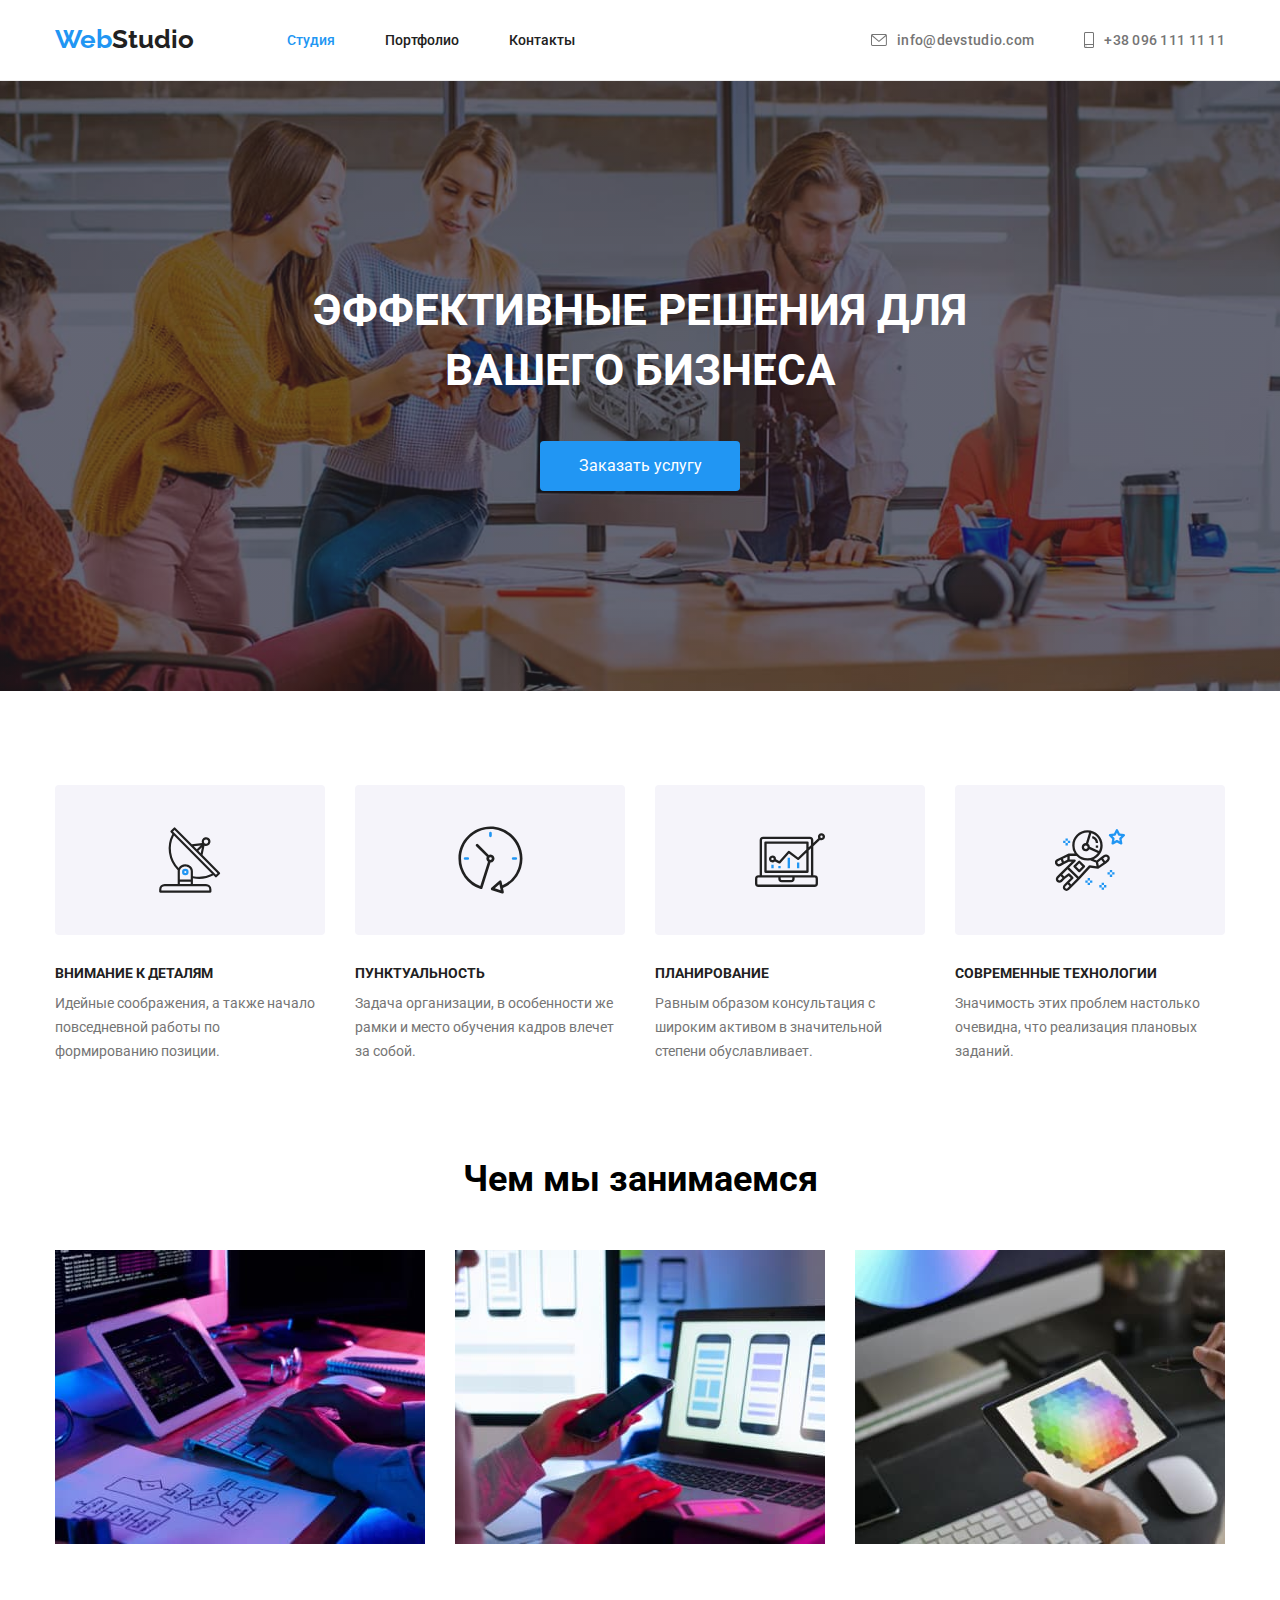
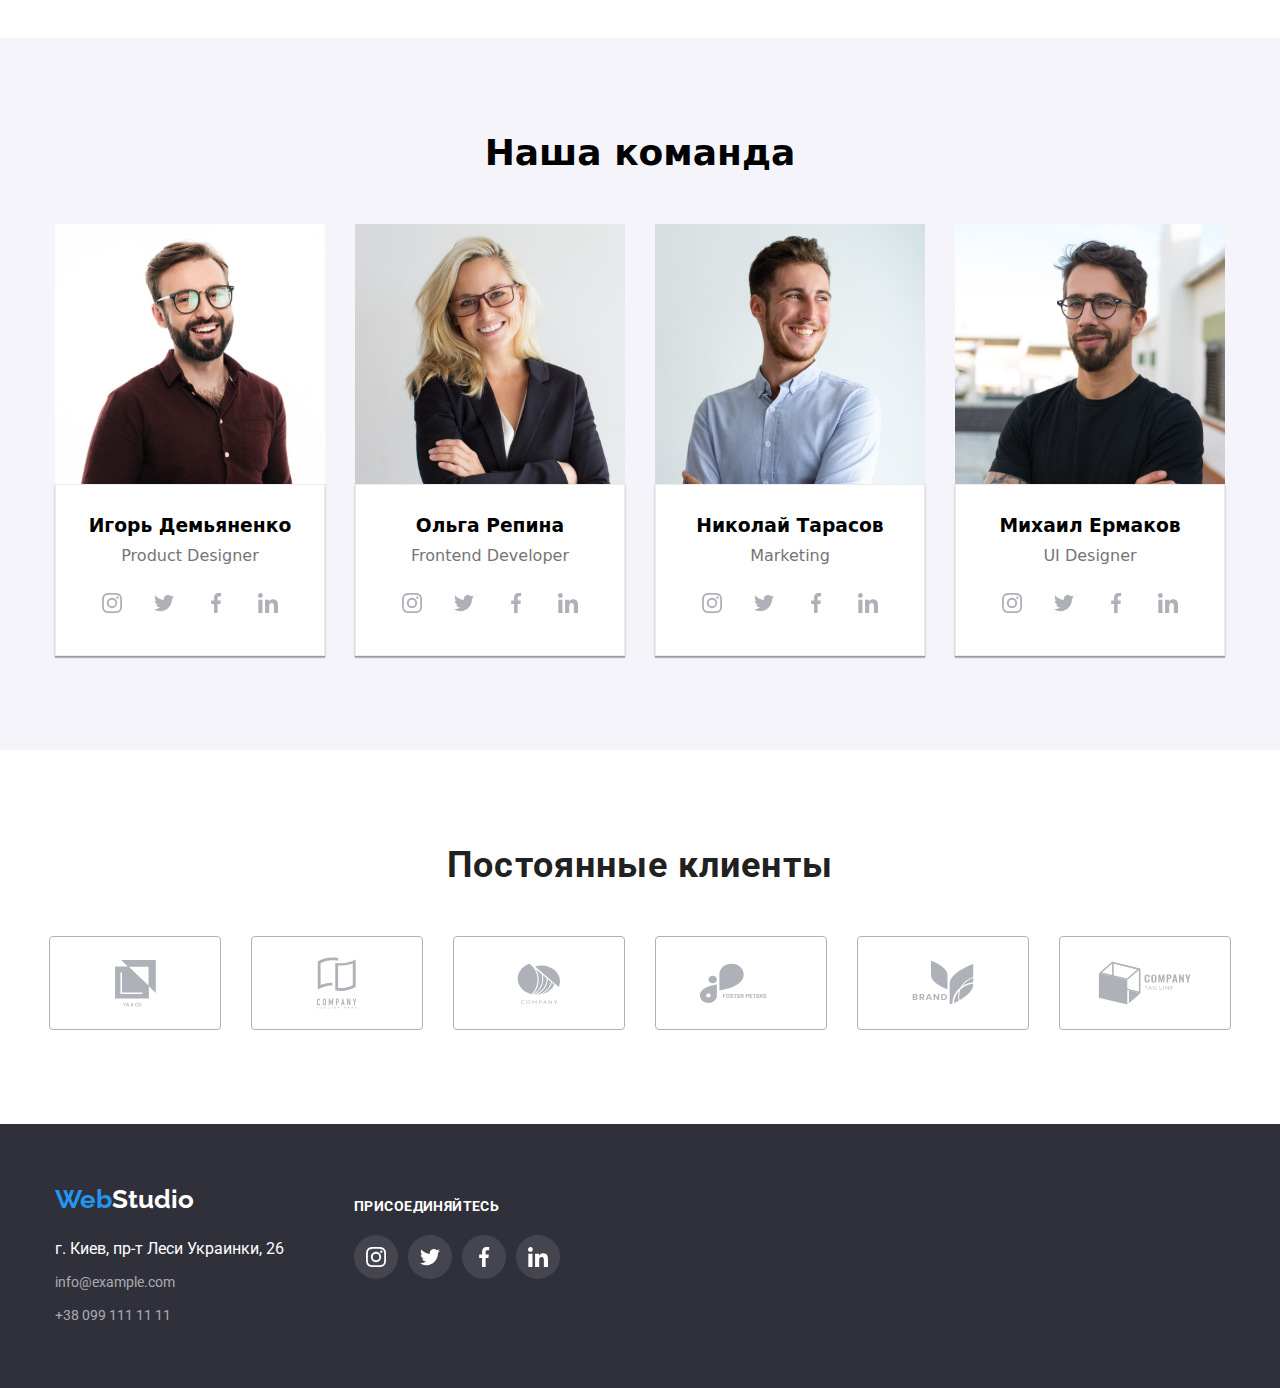
<file: index.html>
<!DOCTYPE html>
<html lang="ru">
  <head>
    <meta charset="UTF-8">
    <meta http-equiv="X-UA-Compatible" content="IE=edge">
    <title> Web studio </title>

    <link rel="stylesheet" href="https://cdnjs.cloudflare.com/ajax/libs/modern-normalize/1.0.0/modern-normalize.min.css">
    <link rel="preconnect" href="https://fonts.gstatic.com">
    <link href="https://fonts.googleapis.com/css2?family=Raleway:wght@700&family=Roboto:wght@400;500;700;900&display=swap" rel="stylesheet">
    <link rel="stylesheet" href="./css/styles.css">

  </head>
  <body >
    
    <header  class="header" >
      <div class="container" > 
        <!--navigation list-->
    <nav class="navList"> 
      <a href="" class="logoText"> <span class="logo">Web</span>Studio </a>
      <ul > 
      <li class="buttonPersonal"> <a href="./index.html"class="link" > Студия </a></li>
      <li>
      <a href="./portfolio.html"  > Портфолио </a>
      </li>
      <li> 
       <a href=""> Контакты </a>
      </li>
      </ul>
    </nav >


  <div class="navContacts">
    <ul  >
      <li class="mail"> 
        <a href="info@devstudio.com" class="mailBox"> 
          <svg class="mailIcon" width='16' height='12'>
            <use href="./images/icons/sprite.svg#icon-envelope" >
            </use>
          </svg>
          info@devstudio.com </a>
      </li>
      <li class="phone"> 
        <a href="tel:+380961111111" class="phoneBox"> 
          <svg class="phoneIcon" width='10' height='16' > 
            <use href="./images/icons/sprite.svg#icon-smartphone"></use>
          </svg>
          +38 096 111 11 11 </a>
      </li> 
    </ul>
  </div>

</div>
  </header>
   <main>

  <!--main content-->
  <section class="mainBox">
    <div class="container" > 
    <h1>Эффективные решения для вашего бизнеса </h1>
    <button type="button" class="buttonPersonal" > Заказать услугу </button>
    </div>
  </section>

  <!--serice list-->
  <section class="mainServices"> 
    <div  class="container" > 
  <ul class="section" calss="mainServicesItem">
    <li >
      <div class="technologies" > 
        <a class="techIcons"> 
      <svg  width='65.32' heigh='70' >
        <use href="./images/icons/sprite.svg#icon-antenna"> </use>
      </svg>
      </a>
    </div >
      <h3> Внимание к деталям </h3>
      <p> Идейные соображения, а также начало повседневной работы по формированию позиции.</p>
    </li>
    <li > 
      <div class="technologies">
        <a class="techIcons">
      <svg width='66.96' heigh='70'  >
        <use href="./images/icons/sprite.svg#icon-clock"> </use>
      </svg>
      </a>
      </div>
      
      <h3> Пунктуальность </h3> 
      <p> Задача организации, в особенности же рамки и место обучения кадров влечет за собой.</p>
    </li>
    <li > 
      <div class="technologies">
      <a class="techIcons">
      <svg width='70' heigh='53.69' >
        <use href="./images/icons/sprite.svg#icon-diagram"> </use>
      </svg>
      </a>
      </div> 
      <h3> Планирование </h3> 
      <p> Равным образом консультация с широким активом в значительной степени обуславливает.</p>
    </li>
   
    <li > 
      <div class="technologies">
        <a class="techIcons">
      <svg width='70' heigh='70'  >
        <use href="./images/icons/sprite.svg#icon-astronaut"> </use>
      </svg>
      </a>
      </div>
      <h3>Современные технологии </h3>
      <p> Значимость этих проблем настолько очевидна, что реализация плановых заданий.</p>
     </li>

   </ul> 
     
  </div>
</section >
<!--What we are doing-->
<section  class="serviceStyle" >
  <div class="container"> 

<h2> Чем мы занимаемся</h2> 
  <ul class="section" >
    <li> <img src="./images/photo(1).jpg" alt="logo" width="370"></li>
    <li> <img src="./images/photo(2).jpg" alt="logo" width="370"></li>
    <li> <img src="./images/photo(3).jpg" alt="logo" width="370"></li>
  </ul>
   
  </div>
 </section>
<!--Our team-->
 <section  class="teamStyle" >
   <div  class="container" > 
  
  <h2> Наша команда</h2>
  <ul >
    
    <li class="ourTeam">
    <img src="./images/photo(4).jpg" alt="logo" width="270"> 
   <div class="nameStyle"> <h3>Игорь Демьяненко</h3>
    <p> Product Designer</p>
    <ul class="iconsList">
      <li>
        <a class="socialLink" >
          <svg class="icon" width='20px' height='20px'>
          <use href="./images/icons/sprite.svg#icon-instagram"> 
          </use>
          </svg>
        </a>
      </li>
      <li>
        <a class="socialLink" >
          <svg class="icon" width='20px' height='20px'>
          <use href="./images/icons/sprite.svg#icon-twitter"> 
          </use>
          </svg>
        </a>
      </li>
      <li>
        <a class="socialLink" >
          <svg class="icon" width='20px' height='20px'>
          <use href="./images/icons/sprite.svg#icon-facebook"> 
          </use>
          </svg>
        </a>
      </li>
      <li>
        <a class="socialLink" >
          <svg class="icon" width='20px' height='20px'>
          <use href="./images/icons/sprite.svg#icon-linkedin"> 
          </use>
          </svg>
        </a>
      </li>
    </ul>
  
   </div>
   </li>
    <li class="ourTeam">
      <img src="./images/photo(5).jpg" alt="logo" width="270">
      <div class="nameStyle"> 
      <h3>Ольга Репина</h3>
     <p> Frontend Developer</p>
     <ul class="iconsList">
      <li>
        <a class="socialLink" >
          <svg class="icon" width='20px' height='20px'>
          <use href="./images/icons/sprite.svg#icon-instagram"> 
          </use>
          </svg>
        </a>
      </li>
      <li>
        <a class="socialLink" >
          <svg class="icon" width='20px' height='20px'>
          <use href="./images/icons/sprite.svg#icon-twitter"> 
          </use>
          </svg>
        </a>
      </li>
      <li>
        <a class="socialLink" >
          <svg class="icon" width='20px' height='20px'>
          <use href="./images/icons/sprite.svg#icon-facebook"> 
          </use>
          </svg>
        </a>
      </li>
      <li>
        <a class="socialLink" >
          <svg class="icon" width='20px' height='20px'>
          <use href="./images/icons/sprite.svg#icon-linkedin"> 
          </use>
          </svg>
        </a>
      </li>
    </ul>
    </div>
   </li>
    <li class="ourTeam">
      <img src="./images/photo(6).jpg" alt="logo" width="270">
      <div class="nameStyle">
      <h3>Николай Тарасов</h3>
      <p> Marketing</p>
      <ul class="iconsList">
        <li>
          <a class="socialLink" >
            <svg class="icon" width='20px' height='20px'>
            <use href="./images/icons/sprite.svg#icon-instagram"> 
            </use>
            </svg>
          </a>
        </li>
        <li>
          <a class="socialLink" >
            <svg class="icon" width='20px' height='20px'>
            <use href="./images/icons/sprite.svg#icon-twitter"> 
            </use>
            </svg>
          </a>
        </li>
        <li>
          <ba class="socialLink" >
            <svg class="icon" width='20px' height='20px'>
            <use href="./images/icons/sprite.svg#icon-facebook"> 
            </use>
            </svg>
          </a>
        </li>
        <li>
          <a class="socialLink" >
            <svg class="icon" width='20px' height='20px'>
            <use href="./images/icons/sprite.svg#icon-linkedin"> 
            </use>
            </svg>
          </a>
        </li>
      </ul>
     </div>
     </li>
     <li class="ourTeam">
     <img src="./images/photo(7).jpg" alt="logo" width="270">
     <div class="nameStyle"> 
     <h3>Михаил Ермаков</h3>
     <p> UI Designer</p>
    
     <ul class="iconsList">
      <li>
        <a class="socialLink">
          <svg class="icon" width='20px' height='20px'>
          <use href="./images/icons/sprite.svg#icon-instagram"> 
          </use>
          </svg>
        </a>
      </li>
      <li>
        <a class="socialLink" >
          <svg class="icon" width='20px' height='20px'>
          <use href="./images/icons/sprite.svg#icon-twitter"> 
          </use>
          </svg>
        </a>
      </li>
      <li>
        <a class="socialLink" >
          <svg class="icon" width='20px' height='20px'>
          <use href="./images/icons/sprite.svg#icon-facebook"> 
          </use>
          </svg>
        </a>
      </li>
      <li>
        <a class="socialLink" >
          <svg class="icon" width='20px' height='20px'>
          <use href="./images/icons/sprite.svg#icon-linkedin"> 
          </use>
          </svg>
        </a>
      </li>
    </ul>
  
    </div>
     </li>
  </ul>

</div>
 </section>
 <section class="section">
   <div class="clients">
   <h2>Постоянные клиенты</h2>
   <ul class="clientsList">
    <li class=clientLi>
      <a class="clientItem" >
      <svg class="clientIcon" width='41' height='46.7' >
        <use href="./images/icons/sprite.svg#icon-company1" ></use> 
      </svg>
      </a>
    </li>
    <li class=clientLi >
      <a  class="clientItem">
      <svg  class="clientIcon" width='40' height='52'>
        <use href="./images/icons/sprite.svg#icon-company2"></use> 
      </svg>
      </a>
    </li>
    <li class=clientLi>
      <a class="clientItem">
      <svg class="clientIcon"  width='43.46' height='41.18'>
        <use href="./images/icons/sprite.svg#icon-company3"></use> 
      </svg>
      </a>
    </li>
    <li class=clientLi >
      <a class="clientItem" >
      <svg class="clientIcon" width='84.44' height='40.62'>
        <use href="./images/icons/sprite.svg#icon-company4"></use> 
      </svg>
      </a>
    </li>
    <li class=clientLi>
      <a class="clientItem">
      <svg class="clientIcon" width='62.54' height='45.43' >
        <use href="./images/icons/sprite.svg#icon-company5"></use> 
      </svg>
      </a>
    </li>
    <li class=clientLi>
      <a  class="clientItem">
      <svg class="clientIcon" width='93.79' height='43.93'>
        <use href="./images/icons/sprite.svg#icon-company6"></use> 
      </svg>
      </a>
    </li>
   </ul>
   </div>
 </section>
</main>
<!--Footer contacts-->
<footer class="footer"   > 
  <div class="container" >
    <div class="footerContacts"> 
    <a href="" class="logoText"> <span class="logo">Web</span>Studio </a>
    <address class="address"> <p>г. Киев, пр-т Леси Украинки, 26</p></address>
    <ul>
      <li class="contact"><a href="info@example.com" >info@example.com</a></li>
      <li class="contact"><a href="+380991111111" >+38 099 111 11 11 </a> </li>
    </ul>
   </div> 
  
    
    
    <div class="footerSocial">
      <h3 class="footerTitle">присоединяйтесь</h3>

      <ul class="footerIcons"> 
        <li>
       <a class="socialLink">
         <svg class="icon" width='20px' height='20px'>
         <use href="./images/icons/sprite.svg#icon-instagram"> 
         </use>
         </svg>
       </a>
       </li>
    <li>
       <a class="socialLink">
         <svg class="icon" width='20px' height='20px'>
         <use href="./images/icons/sprite.svg#icon-twitter"> 
         </use>
         </svg>
       </a>
    </li>
    <li>
       <a class="socialLink">
         <svg class="icon" width='20px' height='20px'>
         <use href="./images/icons/sprite.svg#icon-facebook"> 
         </use>
         </svg>
       </a>
   </li>
   <li> 
       <a class="socialLink">
         <svg class="icon" width='20px' height='20px'>
         <use href="./images/icons/sprite.svg#icon-linkedin"> 
         </use>
         </svg>
       </a>
     </li>  
      </ul>
     
    </div>
  </div>


 
  
</footer>

</body>
</html>
</file>
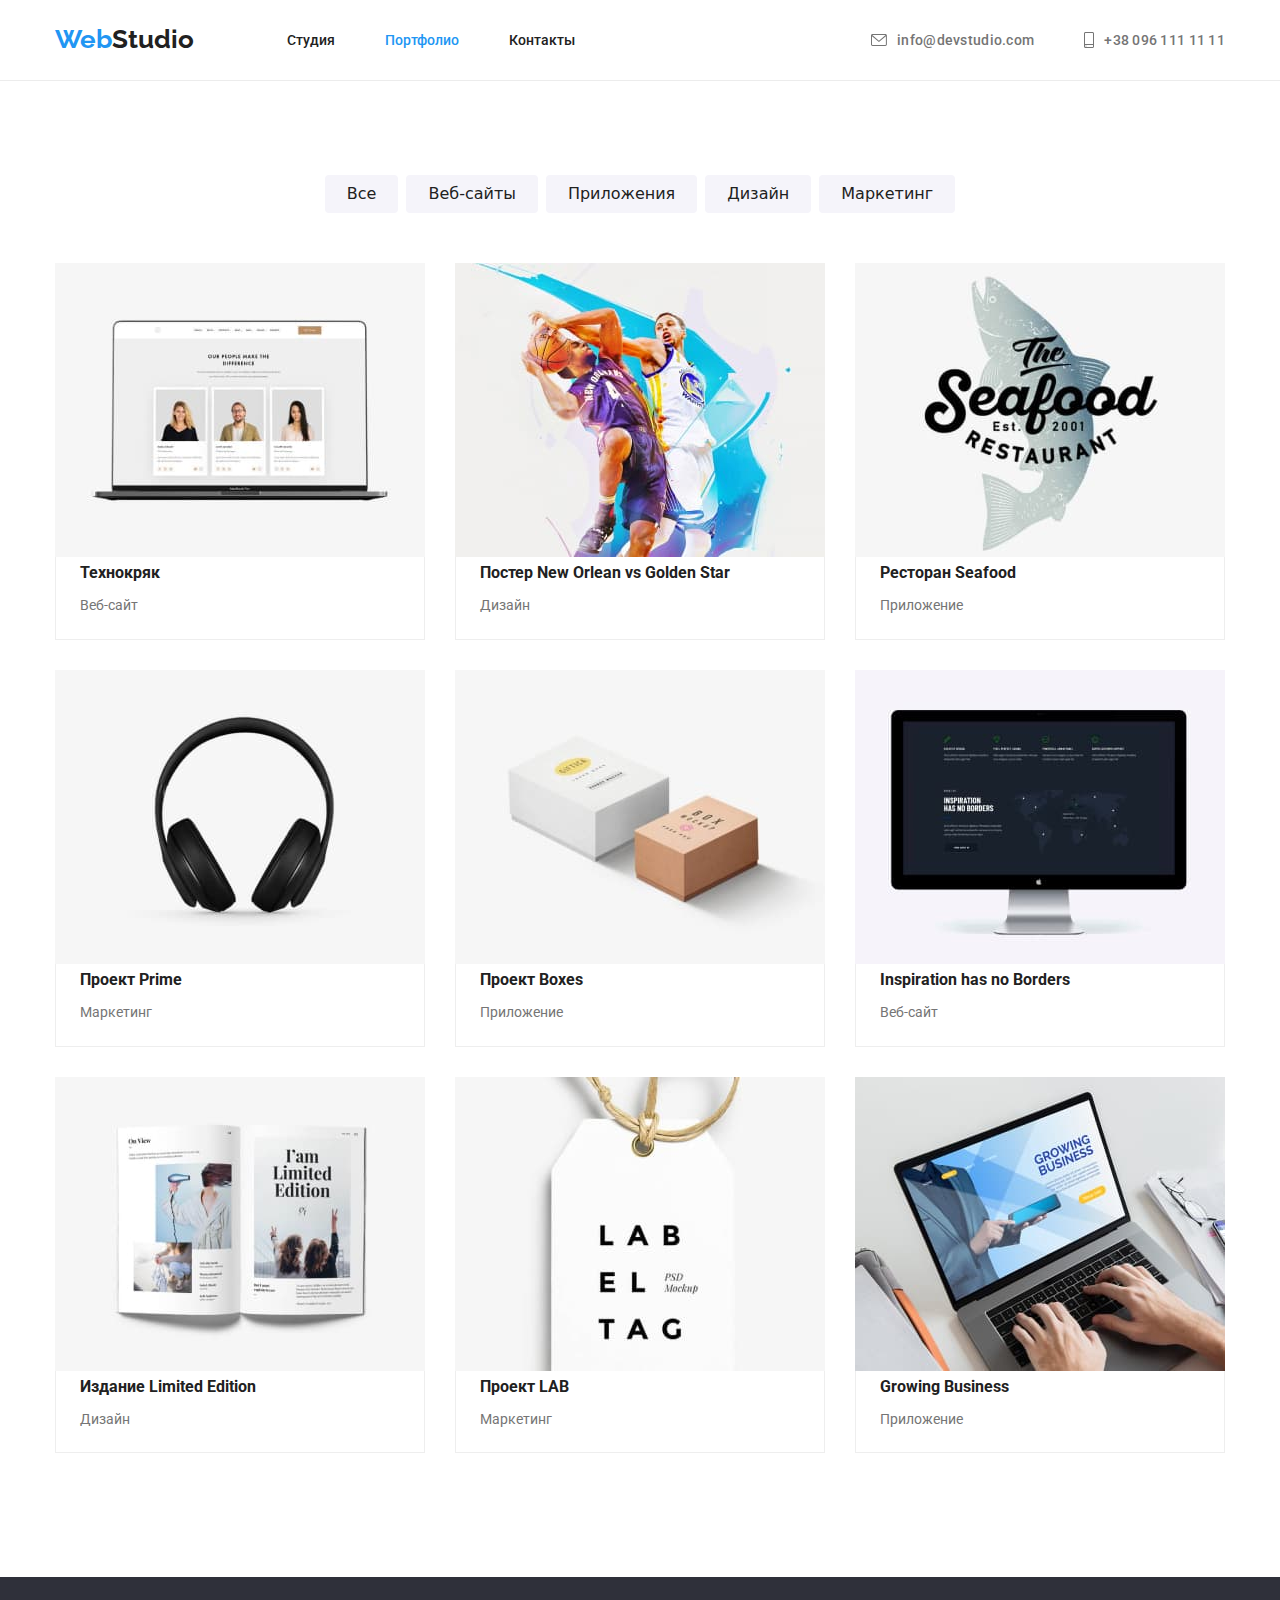
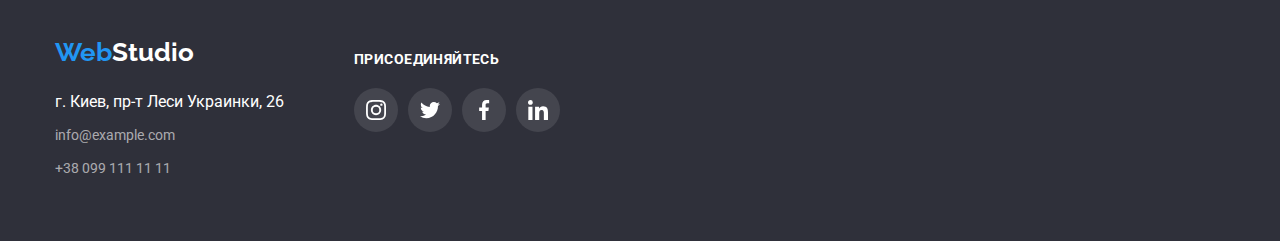
<file: portfolio.html>
<!DOCTYPE html>
<html lang="ru">
  <head>
    <meta charset="UTF-8">
    <meta http-equiv="X-UA-Compatible" content="IE=edge">
    <title> Web studio </title>
    <link rel="stylesheet" href="https://cdnjs.cloudflare.com/ajax/libs/modern-normalize/1.0.0/modern-normalize.min.css">
    <link rel="preconnect" href="https://fonts.gstatic.com">
    <link href="https://fonts.googleapis.com/css2?family=Raleway:wght@700&family=Roboto:wght@400;500;700;900&display=swap" rel="stylesheet">
    
    <link rel="stylesheet" href="./css/styles.css">
  </head>
  <body >
    
    <header class="header"  >
      <div class="container"  >
      
      <!--navigation list-->
  <nav class="navList" > 
    <a href="" class="logoText"> <span class="logo" >Web</span>Studio </a>
  <ul >
     
    <li > <a href="./index.html" > Студия </a></li>
    <li >
      <a href="./portfolio.html" class="link"> Портфолио </a>
    </li>
    <li> 
      <a href=""> Контакты </a>
    </li>
  </ul>
  </nav>

  <ul class="navContacts" >
    <li class="mail"> 
      <a href="info@devstudio.com" > 
        <svg class="mailIcon" width='16' height='12' >
          <use href="./images/icons/sprite.svg#icon-envelope">
          </use>
        </svg>
        info@devstudio.com </a>
    </li>
    <li class="phone"> 
      <a href="tel:+380961111111" class="phone"> 
        <svg class="phoneIcon" width='10' height='16'> 
          <use href="./images/icons/sprite.svg#icon-smartphone"></use>
        </svg>
        +38 096 111 11 11 </a>
    </li> 
  </ul>
  

</div>
  </header>
   <main>
  <!--main content-->

  </section>
  <section class="section"> 
 <div class="container"  >
  <ul  class="button"> 
    <li > 
        <button type="button" class="buttonType" > Все </button>
    </li>
    <li >
        <button type="button" class="buttonType" > Веб-сайты </button> 
    </li>
    <li >
       <button type="button" class="buttonType"> Приложения </button> 
    </li>
    <li >
        <button type="button" class="buttonType"> Дизайн </button>
    </li>
    <li >
        <button type="button" class="buttonType"> Маркетинг </button>
    </li>
</ul>

  <div class="mainPortfolio">
  <ul class="portfolioContainer">
    <li class="photo">
      <img src="./images/img(8).jpg" alt="photo" width="370"> 
      <div class="portfolioBorder">
      <h3> Технокряк </h3>
      <p> Веб-сайт</p>
      </div >
    </li>
      <li class="photo">
      <img src="./images/img(9).jpg" alt="photo" width="370"> 
      <div class="portfolioBorder">
      <h3> Постер New Orlean vs Golden Star </h3>
      <p> Дизайн</p>
      </div>
    </li>
    <li class="photo">
      <img src="./images/img(10).jpg" alt="photo" width="370"> 
      <div class="portfolioBorder">
      <h3> Ресторан Seafood </h3>
      <p> Приложение</p>
      </div>
    </li>  
  
      
     <li class="photo">
      <img src="./images/img(11).jpg" alt="photo" width="370">
      <div class="portfolioBorder">
      <h3> Проект Prime </h3>
      <p> Маркетинг</p>
      </div>
    </li>
    <li class="photo">
      <img src="./images/img(12).jpg" alt="photo" width="370">
      <div class="portfolioBorder">
      <h3> Проект Boxes </h3>
      <p> Приложение</p>
      </div>
    </li>
    <li class="photo">
      <img src=".//images/img(13).jpg" alt="photo" width="370">
      <div class="portfolioBorder"> 
      <h3> Inspiration has no Borders </h3>
      <p> Веб-сайт</p>
      </div>
    </li>  
 
  
    <li class="photo">
      <img src="./images/img(14).jpg" alt="photo" width="370"> 
      <div class="portfolioBorder">
      <h3> Издание Limited Edition </h3>
      <p> Дизайн</p>
      </div>
    </li>
    <li class="photo">
      <img src="./images/img(15).jpg" alt="photo" width="370">
      <div class="portfolioBorder">
      <h3> Проект LAB</h3>
      <p> Маркетинг</p>
      </div>
    </li>
    <li class="photo">
      <img src="./images/img(16).jpg" alt="photo" width="370"> 
      <div class="portfolioBorder">
      <h3> Growing Business </h3>
      <p> Приложение</p>
      </div>
    </li>  
   </ul>
  </div>
 </div>
 </section>
</main>
<footer class="footer"   > 
  <div class="container" >
    <div class="footerContacts"> 
    <a href="" class="logoText"> <span class="logo">Web</span>Studio </a>
    <address class="address"> <p>г. Киев, пр-т Леси Украинки, 26</p></address>
    <ul>
      <li class="contact"><a href="info@example.com" >info@example.com</a></li>
      <li class="contact"><a href="+380991111111" >+38 099 111 11 11 </a> </li>
    </ul>
   </div> 
  
    
    
    <div class="footerSocial">
      <h3 class="footerTitle">присоединяйтесь</h3>

      <ul class="footerIcons"> 
        <li>
       <a class="socialLink">
         <svg class="icon" width='20px' height='20px'>
         <use href="./images/icons/sprite.svg#icon-instagram"> 
         </use>
         </svg>
       </a>
       </li>
    <li>
       <a class="socialLink">
         <svg class="icon" width='20px' height='20px'>
         <use href="./images/icons/sprite.svg#icon-twitter"> 
         </use>
         </svg>
       </a>
    </li>
    <li>
       <a class="socialLink">
         <svg class="icon" width='20px' height='20px'>
         <use href="./images/icons/sprite.svg#icon-facebook"> 
         </use>
         </svg>
       </a>
   </li>
   <li> 
       <a class="socialLink">
         <svg class="icon" width='20px' height='20px'>
         <use href="./images/icons/sprite.svg#icon-linkedin"> 
         </use>
         </svg>
       </a>
     </li>  
      </ul>
     
    </div>
  </div>

 
</footer>

</body>
</html>
</file>
<file: css/styles.css>
/*variables*/
:root{
  --text-color:#212121;
  --active-color: #FFFFFF ;
  --section-color: #2F303A;
  --document-background-color: #E5E5E5;
  --section-text-color: #FFFFFF;
  --header-background: #FFFFFF;
  --web-color: #2196F3;
  --tel-color: rgba(255, 255, 255, 0.6);
  --footer-background: #2F303A;
  --footer-color: #FFFFFF;
  --main-font: 'Roboto';
  --accent-font: 'Raleway';
  --button-background: #F5F4FA;
  --border-color: #ECECEC;
  --main-text-color: #757575;
  --order-bottom-active: #188CE8;
  --icon-color:#AFB1B8;
  --icon-back:#FFFFFF;
}  

ul {
  list-style: none;
  margin: 0;
  padding: 0;}
  
h2 h3 p {
  list-style: none;
}
.container{
  width: 1200px;
  margin: 0 auto;
  padding: 0 15px;
  box-sizing: border-box; 
}


 *,
  *::before,
  *::after {box-sizing: inherit;}


.section {
  padding: 94px 0;  
}
/*header styles*/
.header {
  box-sizing: border-box;  
  border-bottom: 1px solid #ECECEC;  
  font-weight: 500;
  font-family: 'Roboto';
  font-size: 14px;
  line-height: 1.1721;
  background: var(--header-background);
  color: var(--text-color);
  margin: 0 auto;
  align-items: center;
  }

.navList{
  display: flex;
}  
.navList ul{
    display: flex;
  }
.navList li{
  margin-right: 50px;
}
.header .navList a{
  display: inline-block;
  margin:0;
  padding-bottom: 32px;
  padding-top: 32px;
}

 
.header .navContacts a{
  display: flex;
  align-items: center;
  
  
  margin-top:0;
  margin-bottom: 0;
  padding-bottom: 32px;
  padding-top: 32px;

}
.header .navContacts{
  display: flex;

  margin-left: auto ;
  color: var(--main-text-color);
  align-items: center; 
}
.navContacts li{
  align-items: center;
}

.header .navContacts :not(:last-child){
  margin-right: 50px;
}
.header a{
  display: inline-block;
}


/*logo styles*/


.logo {
  color: var(--web-color);
 }
 .header .navList .logoText{
  display: block;
  font-family: var(--accent-font);
  padding-top: 24px;
  padding-bottom: 25px;
  margin-right: 93px;
  margin-top: 0;
  margin-left: 0;
  margin-bottom: 0;
  font-weight: 700;
  font-size: 26px;
  line-height: 1.1738;

}
.footer .logoText{
  font-family: Raleway;
  font-style: normal;
  font-weight: bold;


  display: block;
  color: var(--text-color);
  color:var(--active-color);
  font-weight: 700;
  font-size: 26px;
  line-height: 1.1738;
  margin-top: 0;
 
}
/*navList styles*/

.navContacts{
display: flex;
justify-content: center;
margin-right: 0; 
padding: 0; 
line-height: 1.17;
font-weight: 500;
letter-spacing: 0.02em;
}

.navContacts ul{
  display: flex;


}
.header .container {
  display: flex;
  
}

.container .navList li:last-child {margin-right: 0px;}
.container .navContacts li:last-child {margin-right: 0px;}

.link{
  color: var(--web-color);
}
.navList li:hover,
.navList li:focus,
.navList li:active{
color: var(--web-color);
cursor: pointer; 
}

.link:hover,
.link:focus,
.link:active
{
color: var(--web-color);
cursor: pointer;

}

.mail:hover,
.mail:focus,
.mail:active{
color: var(--web-color);
cursor: pointer; 

}
.phone:hover,
.phone:focus,
.phone:active{
  color: var(--web-color);
  cursor: pointer;  
 
}
.mailIcon{
  margin-right: 10px;
  fill: currentColor;
}


.phoneIcon{
  margin-right: 10px;
  fill: currentColor;
}


/*main box styles*/

.mainBox h1 {
  max-width: 696px;
  text-align: center;
  font-family: Roboto;
  line-height: 1.3636;
  font-size: 44px;
  text-transform: uppercase;
  letter-spacing: 0,06em;
  margin: 0 auto;
  font-style: normal;
  margin-bottom: 40px;
  
  
}
/* background: var(--section-color); */
 .mainBox{
 
  margin-right: auto;
  margin-left: auto;
  background-image: linear-gradient(rgba(47, 48, 58, 0.4), 
  rgba(47, 48, 58, 0.4)), url(../images/overlay.jpg); 
  background-size: cover;
  background-position: center;
  background-repeat: no-repeat;
  font-family: var(--main-font);

  color:var( --text-color);
  color: var(--active-color);
  padding-top: 200px;
  padding-bottom: 200px;
  text-align: center;
  max-width: 1600px;
  max-height: 600px;
}


.mainBox .buttonPersonal{

  box-sizing: border-box;
  display: inline-block; 
  background: var(--web-color);
  color: var(--active-color);
  line-height: 1.875;
  border-radius: 4px;
  margin-bottom: 0;
  padding: 10px 32px;
  text-align: center;
  min-width: 200px;
  height: 50px;
  border:transparent;
  
}

.mainBox .buttonPersonal:hover,
.mainBox .buttonPersonal:focus,
.mainBox .buttonPersonal:active
{
background-color: var(--order-bottom-active);
}

.mainServices .section{
  display: flex;
  justify-content: space-between;
}
.mainServices ul{
  display: flex;
  margin: 0;
 
 
}
.mainServices li{
 
  width: 270px;
  

}
.mainServices h3{
  text-transform: uppercase;
  line-height: 1.1721;
  margin-bottom: 10px;
  margin-top: 0;
  margin-left: 0;
  margin-right: 0;
  padding: 0;
  font-family: 'Roboto';
  font-size: 14px;
  font-style: 700;
  line-height: 1.1721;
  color: var(--text-color);
  
}
.mainServices p{
  margin: 0;
  padding: 0;
  font-family: 'Roboto';
  font-style: 400;
  font-size: 14px;
  color: var(--main-text-color);
  line-height: 1.7142;
  
}

.mainServices li:last-child{margin-right: 0px;}
 .serviceStyle h2{
  text-align: center;
  font-family: 'Roboto';
  font-style: 700;
  line-height: 1.1719;
  font-size: 36px;
  width: 270;
  margin-bottom: 50px;
  margin-top: 0;
  margin-left: 0;
  margin-right: 0;
  padding:0;
  

}
 .mainServicesItem{
  
  justify-content: center;
 
}

.technologies .techIcons{
  display: flex;
  align-items: center;
  margin-bottom: 30px;
  margin-bottom: 30px;;

  
  background: #F5F4FA;
  border-radius: 4px;
}
.techIcons{
  
justify-content: center;
}

.serviceStyle ul{
  
  display: flex; 
  justify-content: center;
 
}

.serviceStyle li{
  
  margin-right: 30px;
 
}
.serviceStyle li:last-child{margin-right: 0px;}


 .serviceStyle img {
  margin-right: 30px;
  display: block;
  width: 100%;
  height: auto; 
  
}

.serviceStyle .section{
  padding-top: 0;
  
}
.teamStyle  {
  background: var(--button-background);
  text-align: center;
  padding: 94px 0;
  
}


.teamStyle h2 {
  font-style: 'Roboto';
  font-weight: 700;
  font-size: 36px;
  line-height: 1.1719 ;
  padding: 0;
  margin-bottom: 50px;
  margin-top: 0;
  margin-left: 0;
  margin-right: 0;
 
}
 .teamStyle ul {
  display: flex;
  text-align: center;
 
  
}
 .teamStyle li{
  margin-right: 30px;
  border-radius: 0px 0px 4px 4px;
} 

.teamStyle li:last-child{
  margin-right: 0;
}
.teamStyle img {
  margin-right: 30px;
  display: block;
  width: 100%;
  height: auto;
  

}
.nameStyle{
  padding: 30px;
  background: var(--header-background);
  box-shadow: 0px 1px 3px rgba(0, 0, 0, 0.12), 0px 1px 1px rgba(0, 0, 0, 0.14), 0px 2px 1px rgba(0, 0, 0, 0.2);
  border: 1px solid #ECECEC;
}
.nameStyle h3{
  margin-bottom: 10px;
  margin-top: 0;
  margin-left: 0;
  margin-right: 0;
  
}
.teamStyle p{
  margin: 0;
  color: var(--main-text-color);
  
}


.iconsList{

 justify-content: space-around; 
 margin:0;
 padding:0;
 list-style: none;
 margin-top: 16px;
}
.iconsList li{
  margin:0;
}
.socialLink{ 
 
  display: flex;
  align-items: center;
  justify-content: center;
  border-radius: 50%;
  width: 44px;
  height: 44px;
 
}
/* outline: 1px dashed red;*/
.socialLink a{
  border:none;
}
.icon{
  fill: var(--icon-color);


}
.icon:hover,
.icon:focus{
  fill: var(--active-color);
}

.socialLink:hover,
.socialLink:focus{
  background-color: var(--web-color);
}


/*.teamStyle h2 {
  text-align: center;
}*/



/*portfolio styles*/

.mainPortfolio{
  display: flex;
}
.section .portfolioContainer {
  display: flex;
  flex-wrap: wrap;

  border: var(--border-color);
  background: var(--header-background);
  font-family: var(--main-font);
  color:var( --text-color);
  font-size: 14px;
  line-height: 1.9;
  font-style: normal;
  
}



.portfolioContainer p{

 color: var(--main-text-color);
 margin: 0;
 padding-right: 24px;
 padding-left: 24px;
 padding-top:0;
 padding-bottom: 20px;
}

.portfolioContainer h3{
margin: 0;
padding-bottom: 4px;
padding-left: 24px;
padding-right: 24px;
padding-top: 0;

}

 .portfolioContainer img{
  display: block;
 
  width: 370px;
  height: auto;
  
}
.portfolioContainer li:hover,
.portfolioContainer li:focus{
  box-shadow: 0px 1px 1px rgba(0, 0, 0, 0.12), 0px 4px 4px rgba(0, 0, 0, 0.06), 1px 4px 6px rgba(0, 0, 0, 0.16);
}
.portfolioContainer li:not(:nth-child(3n)) {
 margin-right: 30px;

}
.portfolioContainer li{
  margin-bottom: 30px;
  
}

/*
.section .portfolioContainer:nth-child(3n){
  margin-right: 0;
}
.portfolioContainer:nth-last-child(-n+3) {
  margin-bottom: 0;
}*/

.portfolioBorder{
  border-right: 1px solid #EEEEEE;
  border-left: 1px solid #EEEEEE;
  border-bottom: 1px solid #EEEEEE;
  margin: 0;
}


.address{
display: block;
font-family: 'Roboto';
font-style: 400;
line-height: 1.7142;
letter-spacing: 3%;
margin:0;
padding: 0;
color: var(--section-text-color);
font-style: inherit;
margin-top: 20px;

}
.address p{
 display: block;
 margin: 0;
}
.container .button {
  margin-bottom: 50px;
}

 .button .buttonType {
  display: inline-block;
  padding:  6px 22px;
  border-radius:4px;
  color: #212121;
  background-color: #F5F4FA;
  font-weight: 500;
  font-size: 16px;
  line-height: 1.62;
  text-align: center;
  cursor: pointer;
  border-style: none;

}

.button .buttonType:hover,
.button .buttonType:focus
 {
  color:#FFFFFF;
   background-color:#2196F3;
 }

 .button :not(:last-child){
  margin-right: 8px;
}
.button {
  
  display: flex;
  justify-content: center;
  
}
button li{
  box-shadow: 0px 3px 1px rgba(0, 0, 0, 0.1), 0px 1px 2px rgba(0, 0, 0, 0.08), 0px 2px 2px rgba(0, 0, 0, 0.12);
}

/* clients styles*/ 


.section{
  padding: 94px 0;
}
 .clients h2{
 display: block;
 text-align: center;
 font-family: Roboto;
 font-style: normal;
 font-weight: bold;
 margin: 0;
 margin-bottom: 50px;
 padding: 0;
 font-size: 36px;
 line-height: 1.1719;
 letter-spacing: 0.03em;
 color: rgba(33, 33, 33, 1);
 
}
.clientsList {
  display: flex;
  justify-content: center;
  align-items: center;
  
 
}
.clientsList .clientLi:not(:last-child){
  margin-right:30px;
}
.clientsList:last-child{
  margin-right: 0;
}
.clientItem{
  display: flex;
  justify-content: center;
  align-items: center;
  padding: 16px 32px;
  width: 106px;
  height: 60px;
}
.clientLi{
  width: 170px;
  height: 92px;
  border: 1px solid #AFB1B8;
  border-radius: 4px;
}

.clientLi:hover,
.clientLi:focus,
.clientLi:hover svg,
.clientLi:focus svg {
fill:var(--web-color);
border-color: var(--web-color);
}
.clientIcon{

  fill: #afb1b8;
  justify-content: center;
 
}

 
.clientIcon:hover,
.clientIcon:focus{
  fill:var(--web-color);
}

.clientItem:last-child{
  margin-right: 0;
}

/*footer styles*/

 .footer
{
background-color: var(--footer-background);
padding: 60px 0;
margin: 0 ;

}
.footer .container{
  display: flex;
}

.footer ul{
 
  margin:0;
  padding: 0;
 
}

.footer li{
 
  font-family: 'Roboto';
  font-style: Regular;
  font-size: 14px;
  line-height: 1.7142;
  color: var(--tel-color);
  margin: 0;
  padding: 0;
   
}
.footer .contact{
  
  margin-top: 9px;
  
}

.footerContacts{
  margin-right: 70px;
}
.footerSocial{
  display: inline-block;
}

.footer h3{
 display: inline-block;
 font-family: Roboto;
 font-style: normal;
 font-weight: bold;
 font-size: 14px;
 line-height: 1.1721;
 letter-spacing: 0.03em;
 text-transform: uppercase;
 color: var(--section-text-color);
 margin-bottom: 20px;
}

.footer .socialLink{
  
  width: 44px;
  height: 44px;
  border-radius: 50% 50%;
  background: rgba(255, 255, 255, 0.1);
  margin-right: 10px;
 
  
}
.footer .socialLink:focus,
.footer .socialLink:hover{
  background: var(--web-color);
}
.footerIcons{
  display: flex;
}

.footer .icon{
  width: 20px;
  height: 20px;
  fill: white;
}

/*parent color*/
a {
  color: inherit;
  text-decoration: none;
  }
/*универсальный селектор*/
</file>
